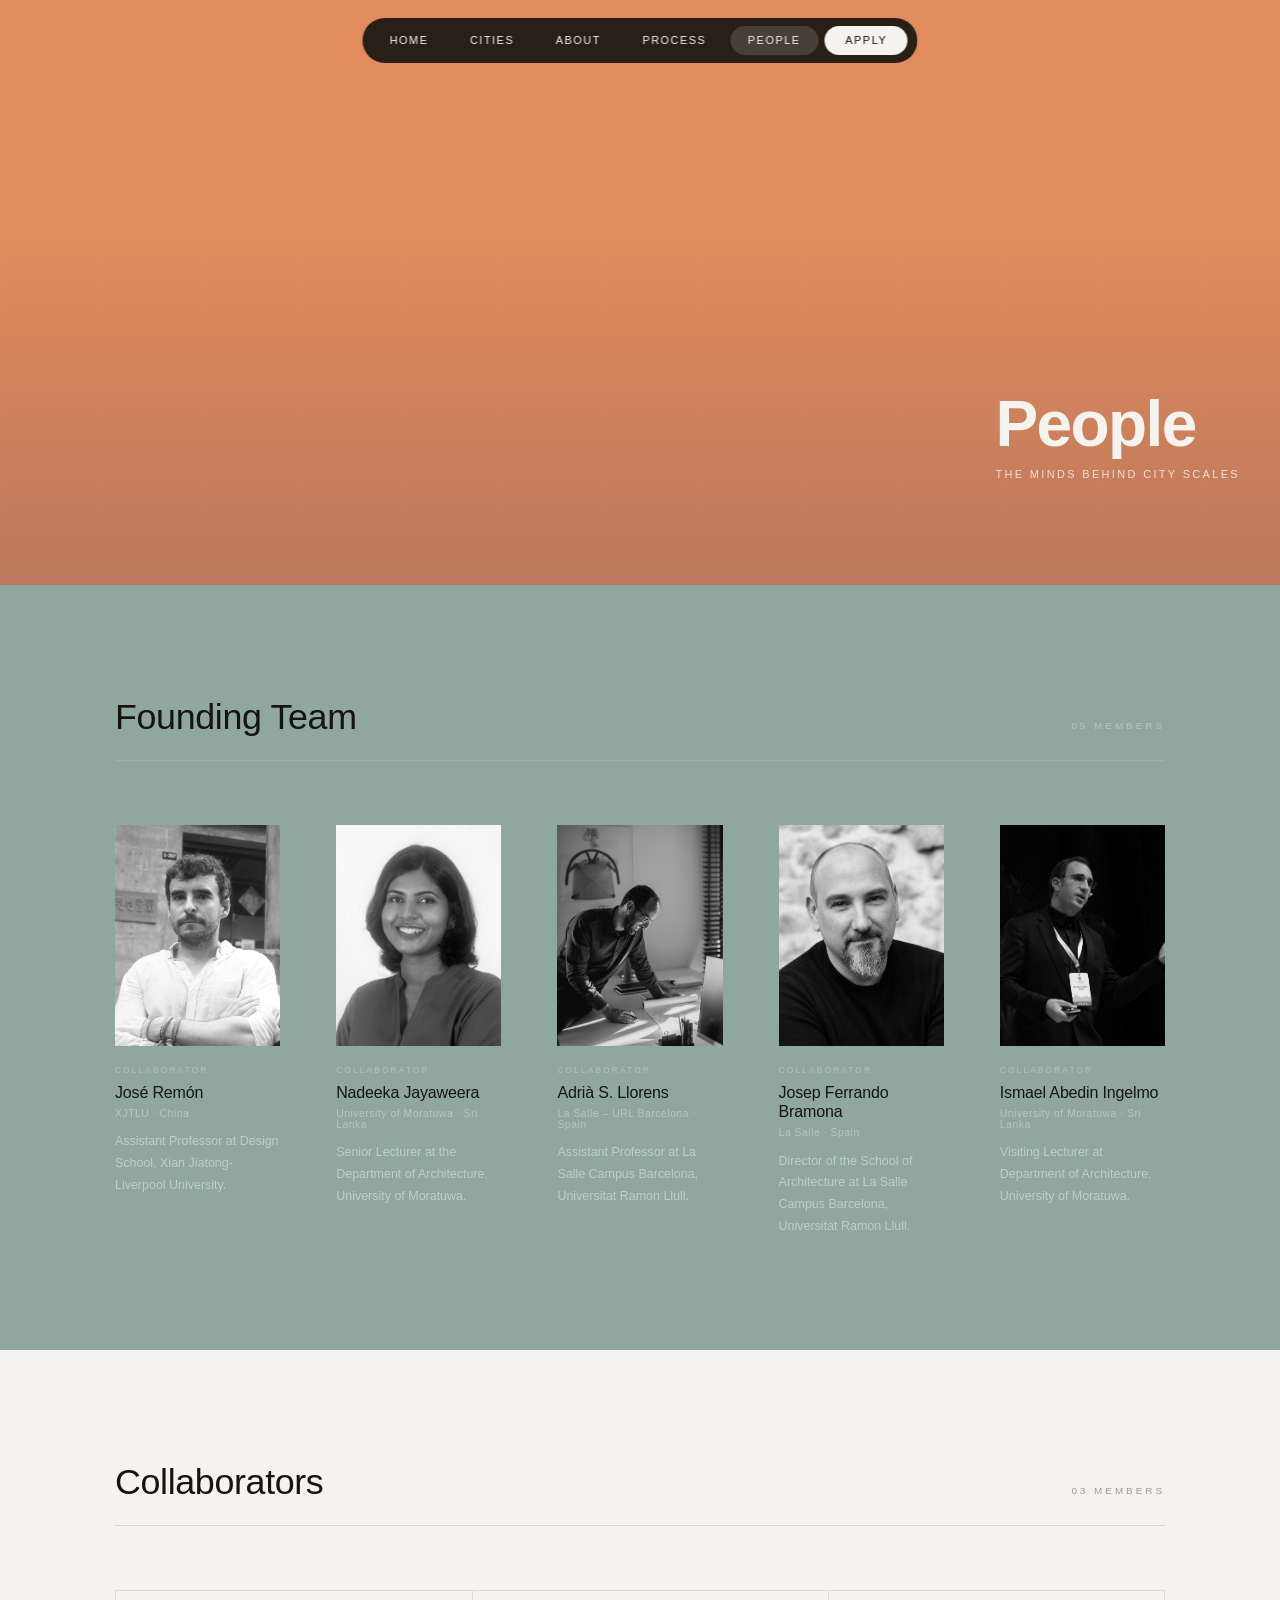
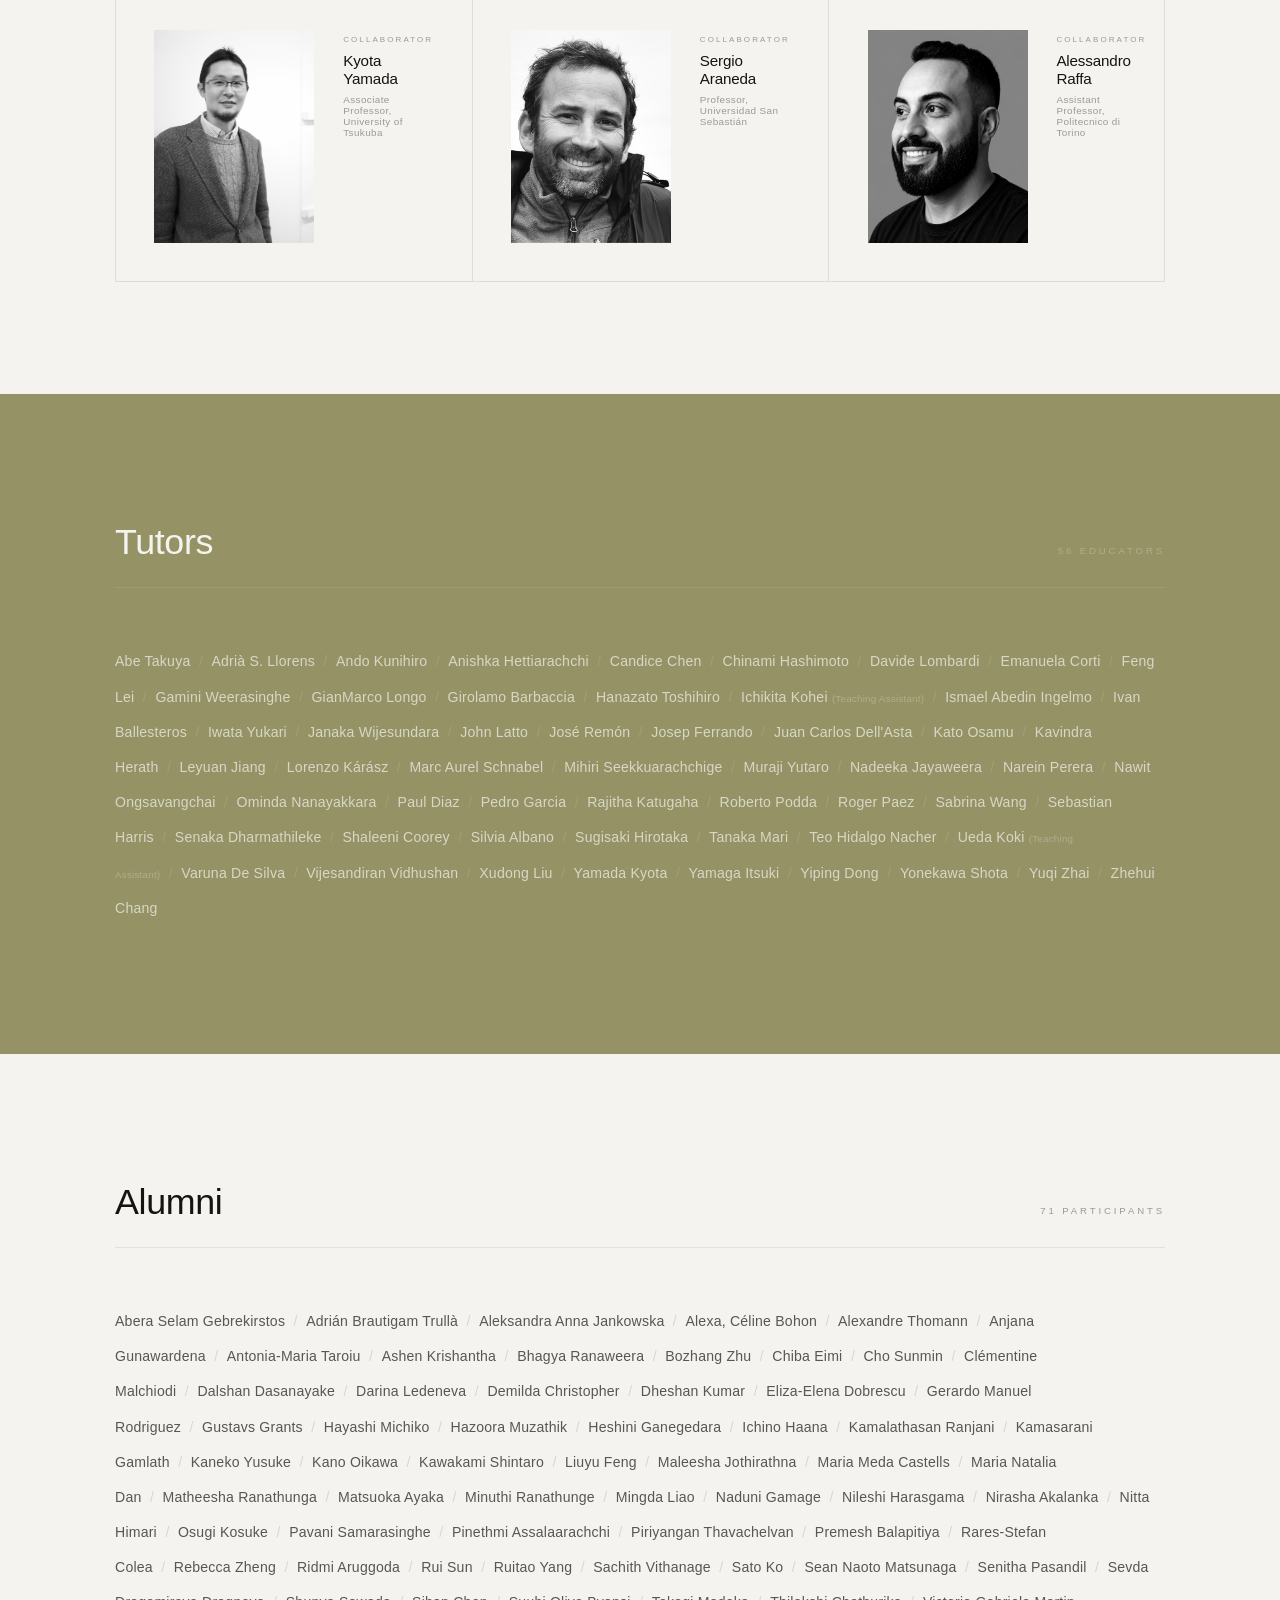
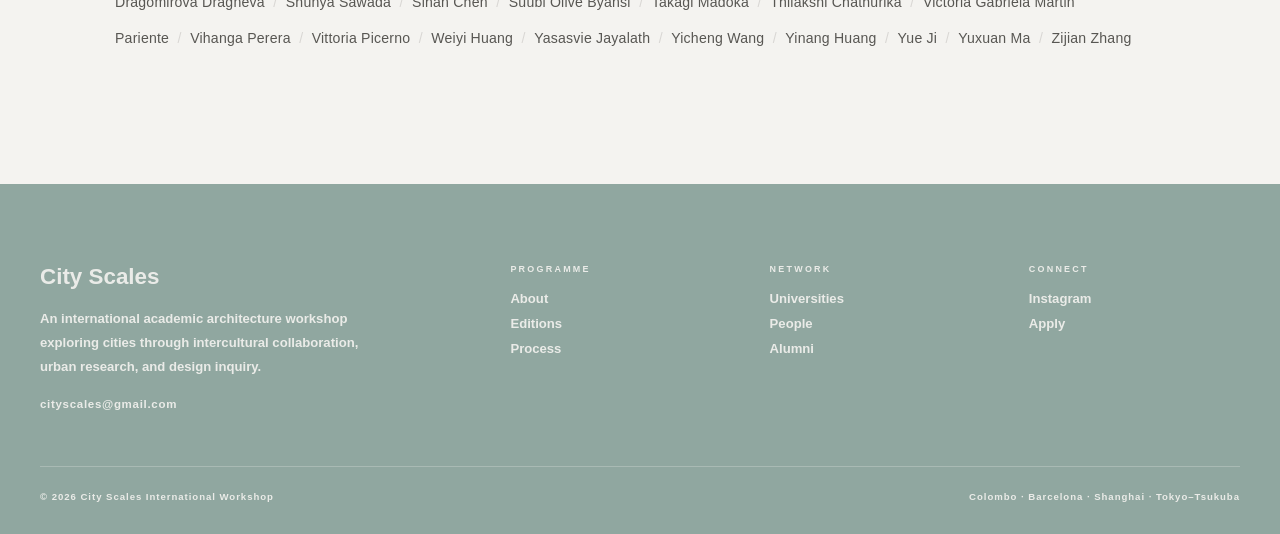
<file: people.html>
<!DOCTYPE html>
<html lang="en">
<head>
  <meta charset="utf-8">
  <meta name="viewport" content="width=device-width, initial-scale=1">
  <title>People — City Scales</title>
  <meta name="description" content="Meet the architects, educators, and researchers behind the City Scales international architecture workshop.">
  <style>
    *{margin:0;padding:0;box-sizing:border-box;}
    html{scroll-behavior:smooth;overflow-x:hidden;scroll-padding-top:80px;}
    body{font-family:Arial,sans-serif;background:#f4f3f0;color:#15140f;-webkit-font-smoothing:antialiased;}
    ::selection{background:#15140f;color:#f4f3f0;}
    a{color:inherit;text-decoration:none;}
    a:hover{opacity:.72;}

    img { filter: grayscale(100%); }
    @media(max-width:1100px){
      .founders-grid{grid-template-columns:repeat(3,1fr)!important}
    }
    @media(max-width:900px){
      .founders-grid{grid-template-columns:1fr 1fr!important}
      .collab-outer{grid-template-columns:1fr!important}
      .founding-sec{padding:5rem 2rem!important}
      .collab-sec{padding:5rem 2rem!important}
      .tutors-sec{padding:5rem 2rem!important}
      .students-sec{padding:5rem 2rem!important}
    }
    @media(max-width:640px){
      .founders-grid{grid-template-columns:1fr!important}
      .founders-grid>div{flex-direction:row!important;align-items:flex-start!important;gap:1.2rem!important;}
      .founders-grid>div>div:first-child{width:90px!important;min-width:90px!important;aspect-ratio:auto!important;height:115px!important;}
      .coord-wrap{grid-template-columns:1fr!important}
      .coord-card{grid-template-columns:100px 1fr!important;gap:1.5rem!important;padding:2.5rem 1.5rem!important}
      .coord-photo{width:100px!important;height:130px!important}
      .collab-split{grid-template-columns:1fr!important}
      .collab-split>div:first-child{min-height:320px!important}
      .intro-split{grid-template-columns:1fr!important}
      .intro-split>div:first-child{border-right:none!important;border-bottom:1px solid rgba(21,20,15,.1)}
      .stats-mini{grid-template-columns:1fr 1fr!important}
      #footer-grid{grid-template-columns:1fr 1fr!important;gap:2rem!important}
      #footer-bottom{flex-direction:column!important;gap:.6rem!important}
      #navPanel a,#navPanel span{font-size:.58rem!important;padding:.35rem .5rem!important;letter-spacing:.08em!important}
      .founding-sec{padding:4rem 1.5rem!important}
      .collab-sec{padding:4rem 1.5rem!important}
      .tutors-sec{padding:4rem 1.5rem!important}
      .students-sec{padding:4rem 1.5rem!important}
      .collab-outer{border:none!important}
      .collab-card{border-right:none!important;border-bottom:1px solid rgba(21,20,15,.1)!important;padding:1.8rem 1.5rem!important;grid-template-columns:80px 1fr!important;gap:1.2rem!important}
    }
    @media(max-width:420px){
      #footer-grid{grid-template-columns:1fr!important}
      #navPanel{gap:.05rem!important;padding:.35rem!important}
      #navPanel a,#navPanel span{padding:.28rem .36rem!important;font-size:.52rem!important;letter-spacing:.06em!important}
      .founders-grid{gap:2rem!important}
    }
    .nav-links{display:flex;align-items:center;gap:.4rem;}
    .nav-ham{display:none;flex-direction:column;justify-content:center;gap:5px;background:none;border:none;cursor:pointer;padding:.45rem .65rem;border-radius:20px;}
    .nav-ham span{display:block;width:18px;height:1.5px;background:#f4f3f0;border-radius:2px;transition:transform .3s ease,opacity .3s ease;}
    .nav-ham.open span:nth-child(1){transform:translateY(6.5px) rotate(45deg);}
    .nav-ham.open span:nth-child(2){opacity:0;transform:scaleX(0);}
    .nav-ham.open span:nth-child(3){transform:translateY(-6.5px) rotate(-45deg);}
    #mobMenu{position:fixed;inset:0;z-index:199;background:#15140f;display:flex;flex-direction:column;justify-content:center;padding:3rem 2.5rem;opacity:0;pointer-events:none;transition:opacity .3s ease,transform .3s ease;transform:translateY(-8px);}
    #mobMenu.open{opacity:1;pointer-events:auto;transform:none;}
    .mob-link{font-family:Arial;font-weight:900;font-size:clamp(1.2rem,6vw,2rem);color:rgba(244,243,240,.65);text-decoration:none;letter-spacing:-.03em;line-height:1.15;display:block;transition:color .2s;}
    .mob-link:hover,.mob-link.mob-active{color:#f4f3f0;}
    .mob-close{position:absolute;top:1.4rem;right:1.5rem;background:none;border:none;color:rgba(244,243,240,.35);font-size:1.8rem;cursor:pointer;padding:.4rem;line-height:1;transition:color .2s;}
    .mob-close:hover{color:#f4f3f0;}
    footer a,footer p,footer span,footer h4{color:rgba(244,243,240,.9)!important;font-weight:600!important;}
    footer #footer-bottom{border-color:rgba(244,243,240,.25)!important;}
    @media(max-width:640px){
      .nav-links{display:none!important;}
      .nav-ham{display:flex!important;}
      .collab-card>div:first-child{width:100%!important;min-width:0!important;}
      .partner-grid{grid-template-columns:repeat(2,1fr)!important;}
      .partner-cell{padding:2.8rem 1.5rem!important;}
      .partner-sec{padding:5rem 1.5rem!important;}
    }
    .partner-logo{filter:grayscale(100%)!important;opacity:.55;transition:opacity .35s ease;}
    .partner-cell{transition:background .3s ease;}
    .partner-cell:hover{background:rgba(21,20,15,.04)!important;}
    .partner-cell:hover .partner-logo{opacity:1!important;}
  </style>
</head>
<body>

<!-- NAV -->
<div id="navPanel" style="position:fixed;top:1.1rem;left:50%;z-index:100;display:flex;gap:.4rem;align-items:center;background:rgba(21,20,15,.9);backdrop-filter:blur(8px);padding:.5rem .6rem;border-radius:40px;transform:translateX(-50%);">
  <div class="nav-links" style="display:flex;gap:.4rem;align-items:center;">
    <a href="index.html" style="font-size:.68rem;letter-spacing:.14em;text-transform:uppercase;color:#f4f3f0;padding:.55rem 1.1rem;border-radius:30px;">Home</a>
    <a href="cities.html" style="font-size:.68rem;letter-spacing:.14em;text-transform:uppercase;color:#f4f3f0;padding:.55rem 1.1rem;border-radius:30px;">Cities</a>
    <a href="index.html#about" style="font-size:.68rem;letter-spacing:.14em;text-transform:uppercase;color:#f4f3f0;padding:.55rem 1.1rem;border-radius:30px;">About</a>
    <a href="process.html" style="font-size:.68rem;letter-spacing:.14em;text-transform:uppercase;color:#f4f3f0;padding:.55rem 1.1rem;border-radius:30px;">Process</a>
    <span style="font-size:.68rem;letter-spacing:.14em;text-transform:uppercase;color:#f4f3f0;padding:.55rem 1.1rem;border-radius:30px;background:rgba(244,243,240,.15);">People</span>
    <a href="index.html#join" style="font-size:.68rem;letter-spacing:.14em;text-transform:uppercase;color:#15140f;background:#f4f3f0;padding:.55rem 1.3rem;border-radius:30px;">Apply</a>
  </div>
  <button class="nav-ham" id="menuBtn" aria-label="Open menu"><span></span><span></span><span></span></button>
</div>

<!-- HERO -->
<section style="height:65vh;position:relative;overflow:hidden;background:rgb(224,140,92);">
  <div style="position:absolute;inset:0;background:repeating-linear-gradient(0deg,rgba(244,243,240,.022) 0 1px,transparent 1px 100px),repeating-linear-gradient(90deg,rgba(244,243,240,.022) 0 1px,transparent 1px 100px);pointer-events:none;"></div>
  <div style="position:absolute;inset:0;background:linear-gradient(180deg,transparent 40%,rgba(170,108,92,.65) 100%);"></div>
  <div style="position:absolute;bottom:18%;right:2.5rem;z-index:2;text-align:left;">
    <h1 style="font-family:Arial;font-weight:900;color:#f4f3f0;font-size:clamp(2.2rem,5vw,4.5rem);line-height:.9;letter-spacing:-.025em;">People</h1>
    <p style="font-size:clamp(.6rem,.85vw,.8rem);text-transform:uppercase;color:#f4f3f0;margin-top:.9rem;opacity:.85;letter-spacing:.22em;">The minds behind City Scales</p>
  </div>
</section>

<!-- FOUNDING TEAM -->
<section class="founding-sec" style="background:rgb(144,167,160);color:#15140f;padding:7rem 4rem;">
  <div style="max-width:1050px;margin:0 auto;">
    <div data-reveal style="display:flex;justify-content:space-between;align-items:baseline;margin-bottom:4rem;border-bottom:1px solid rgba(244,243,240,.12);padding-bottom:1.4rem;">
      <h2 style="font-family:Arial;font-weight:300;font-size:clamp(1.4rem,2.8vw,2.4rem);letter-spacing:-.01em;">Founding Team</h2>
      <span style="font-size:.62rem;letter-spacing:.3em;text-transform:uppercase;color:rgba(244,243,240,.4);">05 Members</span>
    </div>
    <div class="founders-grid" style="display:grid;grid-template-columns:repeat(5,1fr);gap:2.5rem 3.5rem;">

      <!-- José Remón -->
      <div data-reveal style="display:flex;flex-direction:column;gap:1.2rem;">
        <div style="width:100%;aspect-ratio:3/4;overflow:hidden;background:#272520;position:relative;">
          <img src="assets/img/jose.jpg" alt="José Remón" style="width:100%;height:100%;object-fit:cover;display:block;">
          <div class="img-placeholder" style="position:absolute;inset:0;display:flex;align-items:center;justify-content:center;background:repeating-linear-gradient(45deg,#222120 0 10px,#272520 10px 20px);">
            <span style="font-family:Arial;font-weight:900;font-size:3rem;color:rgba(244,243,240,.04);letter-spacing:-.04em;">JR</span>
          </div>
        </div>
        <div>
          <span style="font-size:.52rem;letter-spacing:.26em;text-transform:uppercase;color:rgba(244,243,240,.35);display:block;margin-bottom:.5rem;">Collaborator</span>
          <h3 style="font-family:Arial;font-weight:400;font-size:1rem;line-height:1.2;letter-spacing:-.01em;margin-bottom:.35rem;">José Remón</h3>
          <span style="font-size:.65rem;letter-spacing:.05em;color:rgba(244,243,240,.4);display:block;margin-bottom:.8rem;">XJTLU · China</span>
          <p style="font-size:.78rem;line-height:1.75;color:rgba(244,243,240,.5);">Assistant Professor at Design School, Xian Jiatong-Liverpool University.</p>
        </div>
      </div>

      <!-- Nadeeka Jayaweera -->
      <div data-reveal style="display:flex;flex-direction:column;gap:1.2rem;">
        <div style="width:100%;aspect-ratio:3/4;overflow:hidden;background:#272520;position:relative;">
          <img src="assets/img/nadeeka.JPG" alt="Nadeeka Jayaweera" style="width:100%;height:100%;object-fit:cover;display:block;">
          <div class="img-placeholder" style="position:absolute;inset:0;display:flex;align-items:center;justify-content:center;background:repeating-linear-gradient(45deg,#222120 0 10px,#272520 10px 20px);">
            <span style="font-family:Arial;font-weight:900;font-size:3rem;color:rgba(244,243,240,.04);letter-spacing:-.04em;">NJ</span>
          </div>
        </div>
        <div>
          <span style="font-size:.52rem;letter-spacing:.26em;text-transform:uppercase;color:rgba(244,243,240,.35);display:block;margin-bottom:.5rem;">Collaborator</span>
          <h3 style="font-family:Arial;font-weight:400;font-size:1rem;line-height:1.2;letter-spacing:-.01em;margin-bottom:.35rem;">Nadeeka Jayaweera</h3>
          <span style="font-size:.65rem;letter-spacing:.05em;color:rgba(244,243,240,.4);display:block;margin-bottom:.8rem;">University of Moratuwa · Sri Lanka</span>
          <p style="font-size:.78rem;line-height:1.75;color:rgba(244,243,240,.5);">Senior Lecturer at the Department of Architecture, University of Moratuwa.</p>
        </div>
      </div>

      <!-- Adrià S. Llorens -->
      <div data-reveal style="display:flex;flex-direction:column;gap:1.2rem;">
        <div style="width:100%;aspect-ratio:3/4;overflow:hidden;background:#272520;position:relative;">
          <img src="assets/img/adria.jpeg" alt="Adrià S. Llorens" style="width:100%;height:100%;object-fit:cover;display:block;">
          <div class="img-placeholder" style="position:absolute;inset:0;display:flex;align-items:center;justify-content:center;background:repeating-linear-gradient(45deg,#222120 0 10px,#272520 10px 20px);">
            <span style="font-family:Arial;font-weight:900;font-size:3rem;color:rgba(244,243,240,.04);letter-spacing:-.04em;">AS</span>
          </div>
        </div>
        <div>
          <span style="font-size:.52rem;letter-spacing:.26em;text-transform:uppercase;color:rgba(244,243,240,.35);display:block;margin-bottom:.5rem;">Collaborator</span>
          <h3 style="font-family:Arial;font-weight:400;font-size:1rem;line-height:1.2;letter-spacing:-.01em;margin-bottom:.35rem;">Adrià S. Llorens</h3>
          <span style="font-size:.65rem;letter-spacing:.05em;color:rgba(244,243,240,.4);display:block;margin-bottom:.8rem;">La Salle – URL Barcelona · Spain</span>
          <p style="font-size:.78rem;line-height:1.75;color:rgba(244,243,240,.5);">Assistant Professor at La Salle Campus Barcelona, Universitat Ramon Llull.</p>
        </div>
      </div>

      <!-- Josep Ferrando Bramona -->
      <div data-reveal style="display:flex;flex-direction:column;gap:1.2rem;">
        <div style="width:100%;aspect-ratio:3/4;overflow:hidden;background:#272520;position:relative;">
          <img src="assets/img/josef.png" alt="Josep Ferrando Bramona" style="width:100%;height:100%;object-fit:cover;display:block;">
          <div class="img-placeholder" style="position:absolute;inset:0;display:flex;align-items:center;justify-content:center;background:repeating-linear-gradient(45deg,#222120 0 10px,#272520 10px 20px);">
            <span style="font-family:Arial;font-weight:900;font-size:3rem;color:rgba(244,243,240,.04);letter-spacing:-.04em;">J</span>
          </div>
        </div>
        <div>
          <span style="font-size:.52rem;letter-spacing:.26em;text-transform:uppercase;color:rgba(244,243,240,.35);display:block;margin-bottom:.5rem;">Collaborator</span>
          <h3 style="font-family:Arial;font-weight:400;font-size:1rem;line-height:1.2;letter-spacing:-.01em;margin-bottom:.35rem;">Josep Ferrando Bramona</h3>
          <span style="font-size:.65rem;letter-spacing:.05em;color:rgba(244,243,240,.4);display:block;margin-bottom:.8rem;">La Salle · Spain</span>
          <p style="font-size:.78rem;line-height:1.75;color:rgba(244,243,240,.5);">Director of the School of Architecture at La Salle Campus Barcelona, Universitat Ramon Llull.</p>
        </div>
      </div>

      <!-- Ismael -->
      <div data-reveal style="display:flex;flex-direction:column;gap:1.2rem;">
        <div style="width:100%;aspect-ratio:3/4;overflow:hidden;background:#272520;position:relative;">
          <img src="assets/img/ismael.jpeg" alt="Ismael" style="width:100%;height:100%;object-fit:cover;display:block;">
          <div class="img-placeholder" style="position:absolute;inset:0;display:flex;align-items:center;justify-content:center;background:repeating-linear-gradient(45deg,#222120 0 10px,#272520 10px 20px);">
            <span style="font-family:Arial;font-weight:900;font-size:3rem;color:rgba(244,243,240,.04);letter-spacing:-.04em;">I</span>
          </div>
        </div>
        <div>
          <span style="font-size:.52rem;letter-spacing:.26em;text-transform:uppercase;color:rgba(244,243,240,.35);display:block;margin-bottom:.5rem;">Collaborator</span>
          <h3 style="font-family:Arial;font-weight:400;font-size:1rem;line-height:1.2;letter-spacing:-.01em;margin-bottom:.35rem;">Ismael Abedin Ingelmo</h3>
          <span style="font-size:.65rem;letter-spacing:.05em;color:rgba(244,243,240,.4);display:block;margin-bottom:.8rem;">University of Moratuwa · Sri Lanka</span>
          <p style="font-size:.78rem;line-height:1.75;color:rgba(244,243,240,.5);">Visiting Lecturer at Department of Architecture, University of Moratuwa.</p>
        </div>
      </div>

    </div>
  </div>
</section>


<!-- COLLABORATORS -->
<section class="collab-sec" style="background:#f4f3f0;color:#15140f;padding:7rem 4rem;">
  <div style="max-width:1050px;margin:0 auto;">
    <div data-reveal style="display:flex;justify-content:space-between;align-items:baseline;margin-bottom:4rem;border-bottom:1px solid rgba(21,20,15,.12);padding-bottom:1.4rem;">
      <h2 style="font-family:Arial;font-weight:300;font-size:clamp(1.4rem,2.8vw,2.4rem);letter-spacing:-.01em;">Collaborators</h2>
      <span style="font-size:.62rem;letter-spacing:.3em;text-transform:uppercase;color:#9b9a92;">03 Members</span>
    </div>
    <div class="collab-outer" style="display:grid;grid-template-columns:repeat(3,1fr);gap:0;border:1px solid rgba(21,20,15,.1);">

      <!-- Collaborator 1 — Yamada -->
      <div data-reveal class="collab-card" style="display:grid;grid-template-columns:10rem 1fr;align-items:start;gap:1.8rem;padding:2.4rem;border-right:1px solid rgba(21,20,15,.1);">
        <div style="width:10rem;aspect-ratio:3/4;overflow:hidden;background:#dedad3;position:relative;flex-shrink:0;">
          <img src="assets/img/yamada.jpeg" alt="Kyota Yamada" style="width:100%;height:100%;object-fit:cover;display:block;">
          <div class="img-placeholder" style="position:absolute;inset:0;display:flex;align-items:center;justify-content:center;background:repeating-linear-gradient(45deg,#dedad3 0 8px,#d0ccc4 8px 16px);">
            <span style="font-family:Arial;font-weight:900;font-size:2rem;color:rgba(21,20,15,.06);">KY</span>
          </div>
        </div>
        <div style="padding-top:.3rem;">
          <span style="font-size:.5rem;letter-spacing:.26em;text-transform:uppercase;color:#9b9a92;display:block;margin-bottom:.5rem;">Collaborator</span>
          <h3 style="font-family:Arial;font-weight:400;font-size:.95rem;line-height:1.2;letter-spacing:-.01em;color:#15140f;margin-bottom:.35rem;">Kyota Yamada</h3>
          <span style="font-size:.62rem;letter-spacing:.04em;color:#9b9a92;display:block;margin-bottom:.8rem;">Associate Professor, University of Tsukuba</span>
        </div>
      </div>

      <!-- Collaborator 2 — Sergio -->
      <div data-reveal class="collab-card" style="display:grid;grid-template-columns:10rem 1fr;align-items:start;gap:1.8rem;padding:2.4rem;border-right:1px solid rgba(21,20,15,.1);">
        <div style="width:10rem;aspect-ratio:3/4;overflow:hidden;background:#dedad3;position:relative;flex-shrink:0;">
          <img src="assets/img/sergio.jpg" alt="Sergio Araneda" style="width:100%;height:100%;object-fit:cover;display:block;">
          <div class="img-placeholder" style="position:absolute;inset:0;display:flex;align-items:center;justify-content:center;background:repeating-linear-gradient(45deg,#dedad3 0 8px,#d0ccc4 8px 16px);">
            <span style="font-family:Arial;font-weight:900;font-size:2rem;color:rgba(21,20,15,.06);">SA</span>
          </div>
        </div>
        <div style="padding-top:.3rem;">
          <span style="font-size:.5rem;letter-spacing:.26em;text-transform:uppercase;color:#9b9a92;display:block;margin-bottom:.5rem;">Collaborator</span>
          <h3 style="font-family:Arial;font-weight:400;font-size:.95rem;line-height:1.2;letter-spacing:-.01em;color:#15140f;margin-bottom:.35rem;">Sergio Araneda</h3>
          <span style="font-size:.62rem;letter-spacing:.04em;color:#9b9a92;display:block;margin-bottom:.8rem;">Professor, Universidad San Sebastián</span>
        </div>
      </div>

      <!-- Collaborator 3 — Alessandro -->
      <div data-reveal class="collab-card" style="display:grid;grid-template-columns:10rem 1fr;align-items:start;gap:1.8rem;padding:2.4rem;">
        <div style="width:10rem;aspect-ratio:3/4;overflow:hidden;background:#dedad3;position:relative;flex-shrink:0;">
          <img src="assets/img/alessandro.png" alt="Alessandro Raffa" style="width:100%;height:100%;object-fit:cover;display:block;">
          <div class="img-placeholder" style="position:absolute;inset:0;display:flex;align-items:center;justify-content:center;background:repeating-linear-gradient(45deg,#dedad3 0 8px,#d0ccc4 8px 16px);">
            <span style="font-family:Arial;font-weight:900;font-size:2rem;color:rgba(21,20,15,.06);">AR</span>
          </div>
        </div>
        <div style="padding-top:.3rem;">
          <span style="font-size:.5rem;letter-spacing:.26em;text-transform:uppercase;color:#9b9a92;display:block;margin-bottom:.5rem;">Collaborator</span>
          <h3 style="font-family:Arial;font-weight:400;font-size:.95rem;line-height:1.2;letter-spacing:-.01em;color:#15140f;margin-bottom:.35rem;">Alessandro Raffa</h3>
          <span style="font-size:.62rem;letter-spacing:.04em;color:#9b9a92;display:block;margin-bottom:.8rem;">Assistant Professor, Politecnico di Torino</span>
        </div>
      </div>

    </div>
  </div>
</section>

<!-- TUTORS -->
<section class="tutors-sec" style="background:rgb(149,147,101);padding:8rem 2.2rem;">
  <div style="max-width:1050px;margin:0 auto;">
    <div style="display:flex;align-items:baseline;justify-content:space-between;margin-bottom:3.5rem;padding-bottom:1.5rem;border-bottom:1px solid rgba(244,243,240,.08);">
      <h2 style="font-family:Arial;font-weight:300;font-size:clamp(1.4rem,2.8vw,2.4rem);letter-spacing:-.01em;color:#f4f3f0;">Tutors</h2>
      <span style="font-size:.6rem;letter-spacing:.3em;text-transform:uppercase;color:rgba(244,243,240,.28);">56 Educators</span>
    </div>
    <p data-reveal style="font-family:Arial;font-weight:300;font-size:clamp(.75rem,1.1vw,.9rem);line-height:2.5;color:rgba(244,243,240,.7);letter-spacing:.015em;">Abe Takuya<span style="color:rgba(244,243,240,.12);padding:0 .6em;">/</span>Adrià S. Llorens<span style="color:rgba(244,243,240,.12);padding:0 .6em;">/</span>Ando Kunihiro<span style="color:rgba(244,243,240,.12);padding:0 .6em;">/</span>Anishka Hettiarachchi<span style="color:rgba(244,243,240,.12);padding:0 .6em;">/</span>Candice Chen<span style="color:rgba(244,243,240,.12);padding:0 .6em;">/</span>Chinami Hashimoto<span style="color:rgba(244,243,240,.12);padding:0 .6em;">/</span>Davide Lombardi<span style="color:rgba(244,243,240,.12);padding:0 .6em;">/</span>Emanuela Corti<span style="color:rgba(244,243,240,.12);padding:0 .6em;">/</span>Feng Lei<span style="color:rgba(244,243,240,.12);padding:0 .6em;">/</span>Gamini Weerasinghe<span style="color:rgba(244,243,240,.12);padding:0 .6em;">/</span>GianMarco Longo<span style="color:rgba(244,243,240,.12);padding:0 .6em;">/</span>Girolamo Barbaccia<span style="color:rgba(244,243,240,.12);padding:0 .6em;">/</span>Hanazato Toshihiro<span style="color:rgba(244,243,240,.12);padding:0 .6em;">/</span>Ichikita Kohei <span style="color:rgba(244,243,240,.28);font-size:.7em;">(Teaching Assistant)</span><span style="color:rgba(244,243,240,.12);padding:0 .6em;">/</span>Ismael Abedin Ingelmo<span style="color:rgba(244,243,240,.12);padding:0 .6em;">/</span>Ivan Ballesteros<span style="color:rgba(244,243,240,.12);padding:0 .6em;">/</span>Iwata Yukari<span style="color:rgba(244,243,240,.12);padding:0 .6em;">/</span>Janaka Wijesundara<span style="color:rgba(244,243,240,.12);padding:0 .6em;">/</span>John Latto<span style="color:rgba(244,243,240,.12);padding:0 .6em;">/</span>José Remón<span style="color:rgba(244,243,240,.12);padding:0 .6em;">/</span>Josep Ferrando<span style="color:rgba(244,243,240,.12);padding:0 .6em;">/</span>Juan Carlos Dell'Asta<span style="color:rgba(244,243,240,.12);padding:0 .6em;">/</span>Kato Osamu<span style="color:rgba(244,243,240,.12);padding:0 .6em;">/</span>Kavindra Herath<span style="color:rgba(244,243,240,.12);padding:0 .6em;">/</span>Leyuan Jiang<span style="color:rgba(244,243,240,.12);padding:0 .6em;">/</span>Lorenzo Kárász<span style="color:rgba(244,243,240,.12);padding:0 .6em;">/</span>Marc Aurel Schnabel<span style="color:rgba(244,243,240,.12);padding:0 .6em;">/</span>Mihiri Seekkuarachchige<span style="color:rgba(244,243,240,.12);padding:0 .6em;">/</span>Muraji Yutaro<span style="color:rgba(244,243,240,.12);padding:0 .6em;">/</span>Nadeeka Jayaweera<span style="color:rgba(244,243,240,.12);padding:0 .6em;">/</span>Narein Perera<span style="color:rgba(244,243,240,.12);padding:0 .6em;">/</span>Nawit Ongsavangchai<span style="color:rgba(244,243,240,.12);padding:0 .6em;">/</span>Ominda Nanayakkara<span style="color:rgba(244,243,240,.12);padding:0 .6em;">/</span>Paul Diaz<span style="color:rgba(244,243,240,.12);padding:0 .6em;">/</span>Pedro Garcia<span style="color:rgba(244,243,240,.12);padding:0 .6em;">/</span>Rajitha Katugaha<span style="color:rgba(244,243,240,.12);padding:0 .6em;">/</span>Roberto Podda<span style="color:rgba(244,243,240,.12);padding:0 .6em;">/</span>Roger Paez<span style="color:rgba(244,243,240,.12);padding:0 .6em;">/</span>Sabrina Wang<span style="color:rgba(244,243,240,.12);padding:0 .6em;">/</span>Sebastian Harris<span style="color:rgba(244,243,240,.12);padding:0 .6em;">/</span>Senaka Dharmathileke<span style="color:rgba(244,243,240,.12);padding:0 .6em;">/</span>Shaleeni Coorey<span style="color:rgba(244,243,240,.12);padding:0 .6em;">/</span>Silvia Albano<span style="color:rgba(244,243,240,.12);padding:0 .6em;">/</span>Sugisaki Hirotaka<span style="color:rgba(244,243,240,.12);padding:0 .6em;">/</span>Tanaka Mari<span style="color:rgba(244,243,240,.12);padding:0 .6em;">/</span>Teo Hidalgo Nacher<span style="color:rgba(244,243,240,.12);padding:0 .6em;">/</span>Ueda Koki <span style="color:rgba(244,243,240,.28);font-size:.7em;">(Teaching Assistant)</span><span style="color:rgba(244,243,240,.12);padding:0 .6em;">/</span>Varuna De Silva<span style="color:rgba(244,243,240,.12);padding:0 .6em;">/</span>Vijesandiran Vidhushan<span style="color:rgba(244,243,240,.12);padding:0 .6em;">/</span>Xudong Liu<span style="color:rgba(244,243,240,.12);padding:0 .6em;">/</span>Yamada Kyota<span style="color:rgba(244,243,240,.12);padding:0 .6em;">/</span>Yamaga Itsuki<span style="color:rgba(244,243,240,.12);padding:0 .6em;">/</span>Yiping Dong<span style="color:rgba(244,243,240,.12);padding:0 .6em;">/</span>Yonekawa Shota<span style="color:rgba(244,243,240,.12);padding:0 .6em;">/</span>Yuqi Zhai<span style="color:rgba(244,243,240,.12);padding:0 .6em;">/</span>Zhehui Chang</p>
  </div>
</section>

<!-- STUDENTS -->
<section class="students-sec" style="background:#f4f3f0;padding:8rem 2.2rem;">
  <div style="max-width:1050px;margin:0 auto;">
    <div style="display:flex;align-items:baseline;justify-content:space-between;margin-bottom:3.5rem;padding-bottom:1.5rem;border-bottom:1px solid rgba(21,20,15,.08);">
      <h2 style="font-family:Arial;font-weight:300;font-size:clamp(1.4rem,2.8vw,2.4rem);letter-spacing:-.01em;color:#15140f;">Alumni</h2>
      <span style="font-size:.6rem;letter-spacing:.3em;text-transform:uppercase;color:#9b9a92;">71 Participants</span>
    </div>
    <p data-reveal style="font-family:Arial;font-weight:300;font-size:clamp(.75rem,1.1vw,.9rem);line-height:2.5;color:rgba(21,20,15,.7);letter-spacing:.015em;">Abera Selam Gebrekirstos<span style="color:rgba(21,20,15,.12);padding:0 .6em;">/</span>Adrián Brautigam Trullà<span style="color:rgba(21,20,15,.12);padding:0 .6em;">/</span>Aleksandra Anna Jankowska<span style="color:rgba(21,20,15,.12);padding:0 .6em;">/</span>Alexa, Céline Bohon<span style="color:rgba(21,20,15,.12);padding:0 .6em;">/</span>Alexandre Thomann<span style="color:rgba(21,20,15,.12);padding:0 .6em;">/</span>Anjana Gunawardena<span style="color:rgba(21,20,15,.12);padding:0 .6em;">/</span>Antonia-Maria Taroiu<span style="color:rgba(21,20,15,.12);padding:0 .6em;">/</span>Ashen Krishantha<span style="color:rgba(21,20,15,.12);padding:0 .6em;">/</span>Bhagya Ranaweera<span style="color:rgba(21,20,15,.12);padding:0 .6em;">/</span>Bozhang Zhu<span style="color:rgba(21,20,15,.12);padding:0 .6em;">/</span>Chiba Eimi<span style="color:rgba(21,20,15,.12);padding:0 .6em;">/</span>Cho Sunmin<span style="color:rgba(21,20,15,.12);padding:0 .6em;">/</span>Clémentine Malchiodi<span style="color:rgba(21,20,15,.12);padding:0 .6em;">/</span>Dalshan Dasanayake<span style="color:rgba(21,20,15,.12);padding:0 .6em;">/</span>Darina Ledeneva<span style="color:rgba(21,20,15,.12);padding:0 .6em;">/</span>Demilda Christopher<span style="color:rgba(21,20,15,.12);padding:0 .6em;">/</span>Dheshan Kumar<span style="color:rgba(21,20,15,.12);padding:0 .6em;">/</span>Eliza-Elena Dobrescu<span style="color:rgba(21,20,15,.12);padding:0 .6em;">/</span>Gerardo Manuel Rodriguez<span style="color:rgba(21,20,15,.12);padding:0 .6em;">/</span>Gustavs Grants<span style="color:rgba(21,20,15,.12);padding:0 .6em;">/</span>Hayashi Michiko<span style="color:rgba(21,20,15,.12);padding:0 .6em;">/</span>Hazoora Muzathik<span style="color:rgba(21,20,15,.12);padding:0 .6em;">/</span>Heshini Ganegedara<span style="color:rgba(21,20,15,.12);padding:0 .6em;">/</span>Ichino Haana<span style="color:rgba(21,20,15,.12);padding:0 .6em;">/</span>Kamalathasan Ranjani<span style="color:rgba(21,20,15,.12);padding:0 .6em;">/</span>Kamasarani Gamlath<span style="color:rgba(21,20,15,.12);padding:0 .6em;">/</span>Kaneko Yusuke<span style="color:rgba(21,20,15,.12);padding:0 .6em;">/</span>Kano Oikawa<span style="color:rgba(21,20,15,.12);padding:0 .6em;">/</span>Kawakami Shintaro<span style="color:rgba(21,20,15,.12);padding:0 .6em;">/</span>Liuyu Feng<span style="color:rgba(21,20,15,.12);padding:0 .6em;">/</span>Maleesha Jothirathna<span style="color:rgba(21,20,15,.12);padding:0 .6em;">/</span>Maria Meda Castells<span style="color:rgba(21,20,15,.12);padding:0 .6em;">/</span>Maria Natalia Dan<span style="color:rgba(21,20,15,.12);padding:0 .6em;">/</span>Matheesha Ranathunga<span style="color:rgba(21,20,15,.12);padding:0 .6em;">/</span>Matsuoka Ayaka<span style="color:rgba(21,20,15,.12);padding:0 .6em;">/</span>Minuthi Ranathunge<span style="color:rgba(21,20,15,.12);padding:0 .6em;">/</span>Mingda Liao<span style="color:rgba(21,20,15,.12);padding:0 .6em;">/</span>Naduni Gamage<span style="color:rgba(21,20,15,.12);padding:0 .6em;">/</span>Nileshi Harasgama<span style="color:rgba(21,20,15,.12);padding:0 .6em;">/</span>Nirasha Akalanka<span style="color:rgba(21,20,15,.12);padding:0 .6em;">/</span>Nitta Himari<span style="color:rgba(21,20,15,.12);padding:0 .6em;">/</span>Osugi Kosuke<span style="color:rgba(21,20,15,.12);padding:0 .6em;">/</span>Pavani Samarasinghe<span style="color:rgba(21,20,15,.12);padding:0 .6em;">/</span>Pinethmi Assalaarachchi<span style="color:rgba(21,20,15,.12);padding:0 .6em;">/</span>Piriyangan Thavachelvan<span style="color:rgba(21,20,15,.12);padding:0 .6em;">/</span>Premesh Balapitiya<span style="color:rgba(21,20,15,.12);padding:0 .6em;">/</span>Rares-Stefan Colea<span style="color:rgba(21,20,15,.12);padding:0 .6em;">/</span>Rebecca Zheng<span style="color:rgba(21,20,15,.12);padding:0 .6em;">/</span>Ridmi Aruggoda<span style="color:rgba(21,20,15,.12);padding:0 .6em;">/</span>Rui Sun<span style="color:rgba(21,20,15,.12);padding:0 .6em;">/</span>Ruitao Yang<span style="color:rgba(21,20,15,.12);padding:0 .6em;">/</span>Sachith Vithanage<span style="color:rgba(21,20,15,.12);padding:0 .6em;">/</span>Sato Ko<span style="color:rgba(21,20,15,.12);padding:0 .6em;">/</span>Sean Naoto Matsunaga<span style="color:rgba(21,20,15,.12);padding:0 .6em;">/</span>Senitha Pasandil<span style="color:rgba(21,20,15,.12);padding:0 .6em;">/</span>Sevda Dragomirova Dragneva<span style="color:rgba(21,20,15,.12);padding:0 .6em;">/</span>Shunya Sawada<span style="color:rgba(21,20,15,.12);padding:0 .6em;">/</span>Sihan Chen<span style="color:rgba(21,20,15,.12);padding:0 .6em;">/</span>Suubi Olive Byansi<span style="color:rgba(21,20,15,.12);padding:0 .6em;">/</span>Takagi Madoka<span style="color:rgba(21,20,15,.12);padding:0 .6em;">/</span>Thilakshi Chathurika<span style="color:rgba(21,20,15,.12);padding:0 .6em;">/</span>Victoria Gabriela Martin Pariente<span style="color:rgba(21,20,15,.12);padding:0 .6em;">/</span>Vihanga Perera<span style="color:rgba(21,20,15,.12);padding:0 .6em;">/</span>Vittoria Picerno<span style="color:rgba(21,20,15,.12);padding:0 .6em;">/</span>Weiyi Huang<span style="color:rgba(21,20,15,.12);padding:0 .6em;">/</span>Yasasvie Jayalath<span style="color:rgba(21,20,15,.12);padding:0 .6em;">/</span>Yicheng Wang<span style="color:rgba(21,20,15,.12);padding:0 .6em;">/</span>Yinang Huang<span style="color:rgba(21,20,15,.12);padding:0 .6em;">/</span>Yue Ji<span style="color:rgba(21,20,15,.12);padding:0 .6em;">/</span>Yuxuan Ma<span style="color:rgba(21,20,15,.12);padding:0 .6em;">/</span>Zijian Zhang</p>
  </div>
</section>

<!-- FOOTER -->
<footer style="background:rgb(144,167,160);color:rgba(21,20,15,.6);padding:5rem 2.2rem 2rem;">
  <div id="footer-grid" style="max-width:1200px;margin:0 auto;display:grid;grid-template-columns:2fr 1fr 1fr 1fr;gap:3rem;margin-bottom:3.5rem;">
    <div>
      <a href="index.html" style="font-family:Arial;font-weight:500;font-size:1.4rem;color:#f4f3f0;">City Scales</a>
      <p style="font-size:.82rem;line-height:1.8;margin-top:1.1rem;color:rgba(244,243,240,.35);max-width:340px;">An international academic architecture workshop exploring cities through intercultural collaboration, urban research, and design inquiry.</p>
      <a href="mailto:cityscales@gmail.com" style="font-size:.72rem;letter-spacing:.06em;color:rgba(244,243,240,.45);margin-top:1.2rem;display:block;">cityscales@gmail.com</a>
    </div>
    <div>
      <h4 style="font-size:.56rem;letter-spacing:.25em;text-transform:uppercase;color:rgba(244,243,240,.3);margin-bottom:1.1rem;">Programme</h4>
      <div style="display:flex;flex-direction:column;gap:.6rem;">
        <a href="index.html#about" style="font-size:.82rem;color:rgba(244,243,240,.4);">About</a>
        <a href="cities.html" style="font-size:.82rem;color:rgba(244,243,240,.4);">Editions</a>
        <a href="index.html#process" style="font-size:.82rem;color:rgba(244,243,240,.4);">Process</a>
      </div>
    </div>
    <div>
      <h4 style="font-size:.56rem;letter-spacing:.25em;text-transform:uppercase;color:rgba(244,243,240,.3);margin-bottom:1.1rem;">Network</h4>
      <div style="display:flex;flex-direction:column;gap:.6rem;">
        <a href="#" style="font-size:.82rem;color:rgba(244,243,240,.4);">Universities</a>
        <a href="people.html" style="font-size:.82rem;color:rgba(244,243,240,.4);">People</a>
        <a href="#" style="font-size:.82rem;color:rgba(244,243,240,.4);">Alumni</a>
      </div>
    </div>
    <div>
      <h4 style="font-size:.56rem;letter-spacing:.25em;text-transform:uppercase;color:rgba(244,243,240,.3);margin-bottom:1.1rem;">Connect</h4>
      <div style="display:flex;flex-direction:column;gap:.6rem;">
        <a href="#" style="font-size:.82rem;color:rgba(244,243,240,.4);">Instagram</a>
        <a href="index.html#join" style="font-size:.82rem;color:rgba(244,243,240,.4);">Apply</a>
      </div>
    </div>
  </div>
  <div id="footer-bottom" style="max-width:1200px;margin:0 auto;border-top:1px solid rgba(244,243,240,.1);padding-top:1.5rem;display:flex;justify-content:space-between;font-size:.6rem;letter-spacing:.1em;color:rgba(244,243,240,.25);">
    <span>© 2026 City Scales International Workshop</span>
    <span>Colombo · Barcelona · Shanghai · Tokyo–Tsukuba</span>
  </div>
</footer>

<script>
document.addEventListener('DOMContentLoaded', function () {

  /* Nav hover */
  document.getElementById('navPanel').querySelectorAll('a').forEach(a => {
    a.addEventListener('mouseenter', () => a.style.background = 'rgba(244,243,240,.14)');
    a.addEventListener('mouseleave', () => a.style.background = 'transparent');
  });

  /* Hide placeholder divs when the real image loads successfully */
  document.querySelectorAll('.img-placeholder').forEach(placeholder => {
    const img = placeholder.parentElement.querySelector('img');
    if (!img) return;
    if (img.complete && img.naturalWidth > 0) {
      placeholder.style.display = 'none';
    } else {
      img.addEventListener('load', () => { placeholder.style.display = 'none'; });
      img.addEventListener('error', () => { img.style.display = 'none'; });
    }
  });

  /* Scroll reveal */
  const io = new IntersectionObserver(es => {
    es.forEach(e => {
      if (e.isIntersecting) {
        e.target.style.opacity = '1';
        e.target.style.transform = 'none';
        io.unobserve(e.target);
      }
    });
  }, { threshold: 0.08, rootMargin: '0px 0px -4% 0px' });

  document.querySelectorAll('[data-reveal]').forEach(el => {
    el.style.opacity = '0';
    el.style.transform = 'translateY(24px)';
    el.style.transition = 'opacity .9s cubic-bezier(.22,1,.36,1), transform .9s cubic-bezier(.22,1,.36,1)';
    io.observe(el);
  });

});
</script>

<!-- Mobile Menu Overlay -->
<div id="mobMenu">
  <button class="mob-close" id="mobClose" aria-label="Close menu">✕</button>
  <nav style="display:flex;flex-direction:column;gap:1.8rem;margin-bottom:3rem;">
    <a href="index.html" class="mob-link">Home</a>
    <a href="cities.html" class="mob-link">Cities</a>
    <a href="index.html#about" class="mob-link">About</a>
    <a href="process.html" class="mob-link">Process</a>
    <a href="people.html" class="mob-link mob-active">People</a>
  </nav>
  <a href="index.html#join" style="display:inline-block;font-size:.7rem;letter-spacing:.2em;text-transform:uppercase;background:#f4f3f0;color:#15140f;padding:.9rem 2.2rem;border-radius:30px;font-family:Arial;font-weight:700;text-decoration:none;">Apply Now</a>
  <div style="position:absolute;bottom:2.5rem;left:2.5rem;font-size:.58rem;letter-spacing:.22em;text-transform:uppercase;color:rgba(244,243,240,.18);">City Scales International</div>
</div>
<script>
(function(){
  var btn=document.getElementById('menuBtn'),menu=document.getElementById('mobMenu'),cls=document.getElementById('mobClose');
  function open(){menu.classList.add('open');btn.classList.add('open');document.body.style.overflow='hidden';}
  function close(){menu.classList.remove('open');btn.classList.remove('open');document.body.style.overflow='';}
  btn.addEventListener('click',open);
  cls.addEventListener('click',close);
  menu.querySelectorAll('.mob-link').forEach(function(l){l.addEventListener('click',close);});
})();
</script>
</body>
</html>
</file>
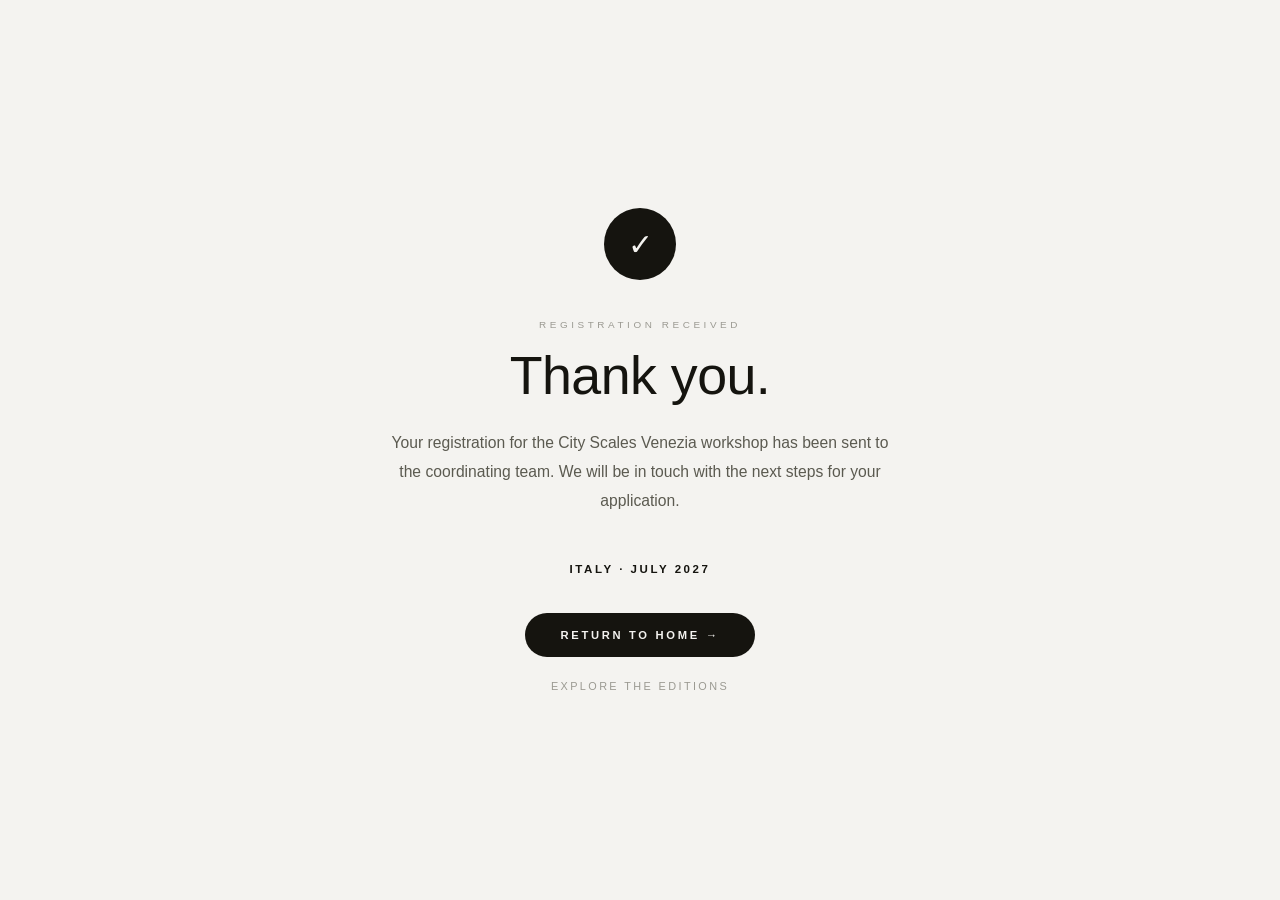
<file: thanks.html>
<!DOCTYPE html>
<html lang="en">
<head>
  <meta charset="utf-8">
  <meta name="viewport" content="width=device-width, initial-scale=1">
  <title>Registration Received — City Scales</title>
  <meta name="description" content="Thank you for registering for the City Scales Venezia workshop.">
  <style>
    *{margin:0;padding:0;box-sizing:border-box;}
    html{scroll-behavior:smooth;overflow-x:hidden;}
    body{font-family:Arial,sans-serif;background:#f4f3f0;color:#15140f;-webkit-font-smoothing:antialiased;min-height:100vh;display:flex;align-items:center;justify-content:center;padding:3rem 1.5rem;}
    ::selection{background:#15140f;color:#f4f3f0;}

    .card{max-width:620px;text-align:center;}
    .mark{width:72px;height:72px;border-radius:50%;background:#15140f;color:#f4f3f0;margin:0 auto 2.4rem;display:flex;align-items:center;justify-content:center;font-size:1.9rem;line-height:1;}
    .eyebrow{font-size:.62rem;letter-spacing:.36em;text-transform:uppercase;color:#9b9a92;display:block;margin-bottom:1.2rem;}
    h1{font-family:Arial;font-weight:300;font-size:clamp(2.2rem,4.2vw,3.4rem);letter-spacing:-.01em;color:#15140f;margin-bottom:1.6rem;line-height:1;}
    p{font-size:.98rem;line-height:1.85;color:#5b5a50;max-width:520px;margin:0 auto 1.4rem;}
    .meta{font-size:.72rem;letter-spacing:.22em;text-transform:uppercase;color:#15140f;font-weight:700;display:block;margin-top:3rem;}
    .cta{display:inline-block;margin-top:2.4rem;background:#15140f;color:#f4f3f0;padding:1rem 2.2rem;border-radius:30px;text-decoration:none;font-size:.7rem;letter-spacing:.24em;text-transform:uppercase;font-weight:700;transition:background .25s ease, transform .25s ease;}
    .cta:hover{background:#2a2820;transform:translateY(-2px);}
    .alt{display:block;margin-top:1.4rem;font-size:.68rem;letter-spacing:.22em;text-transform:uppercase;color:#9b9a92;text-decoration:none;transition:color .2s;}
    .alt:hover{color:#15140f;}
  </style>
</head>
<body>

<div class="card">
  <div class="mark">&#10003;</div>
  <span class="eyebrow">Registration Received</span>
  <h1>Thank you.</h1>
  <p>Your registration for the City Scales Venezia workshop has been sent to the coordinating team. We will be in touch with the next steps for your application.</p>
  <span class="meta">Italy · July 2027</span>
  <a href="index.html" class="cta">Return to Home &rarr;</a>
  <a href="cities.html" class="alt">Explore the editions</a>
</div>

</body>
</html>
</file>
